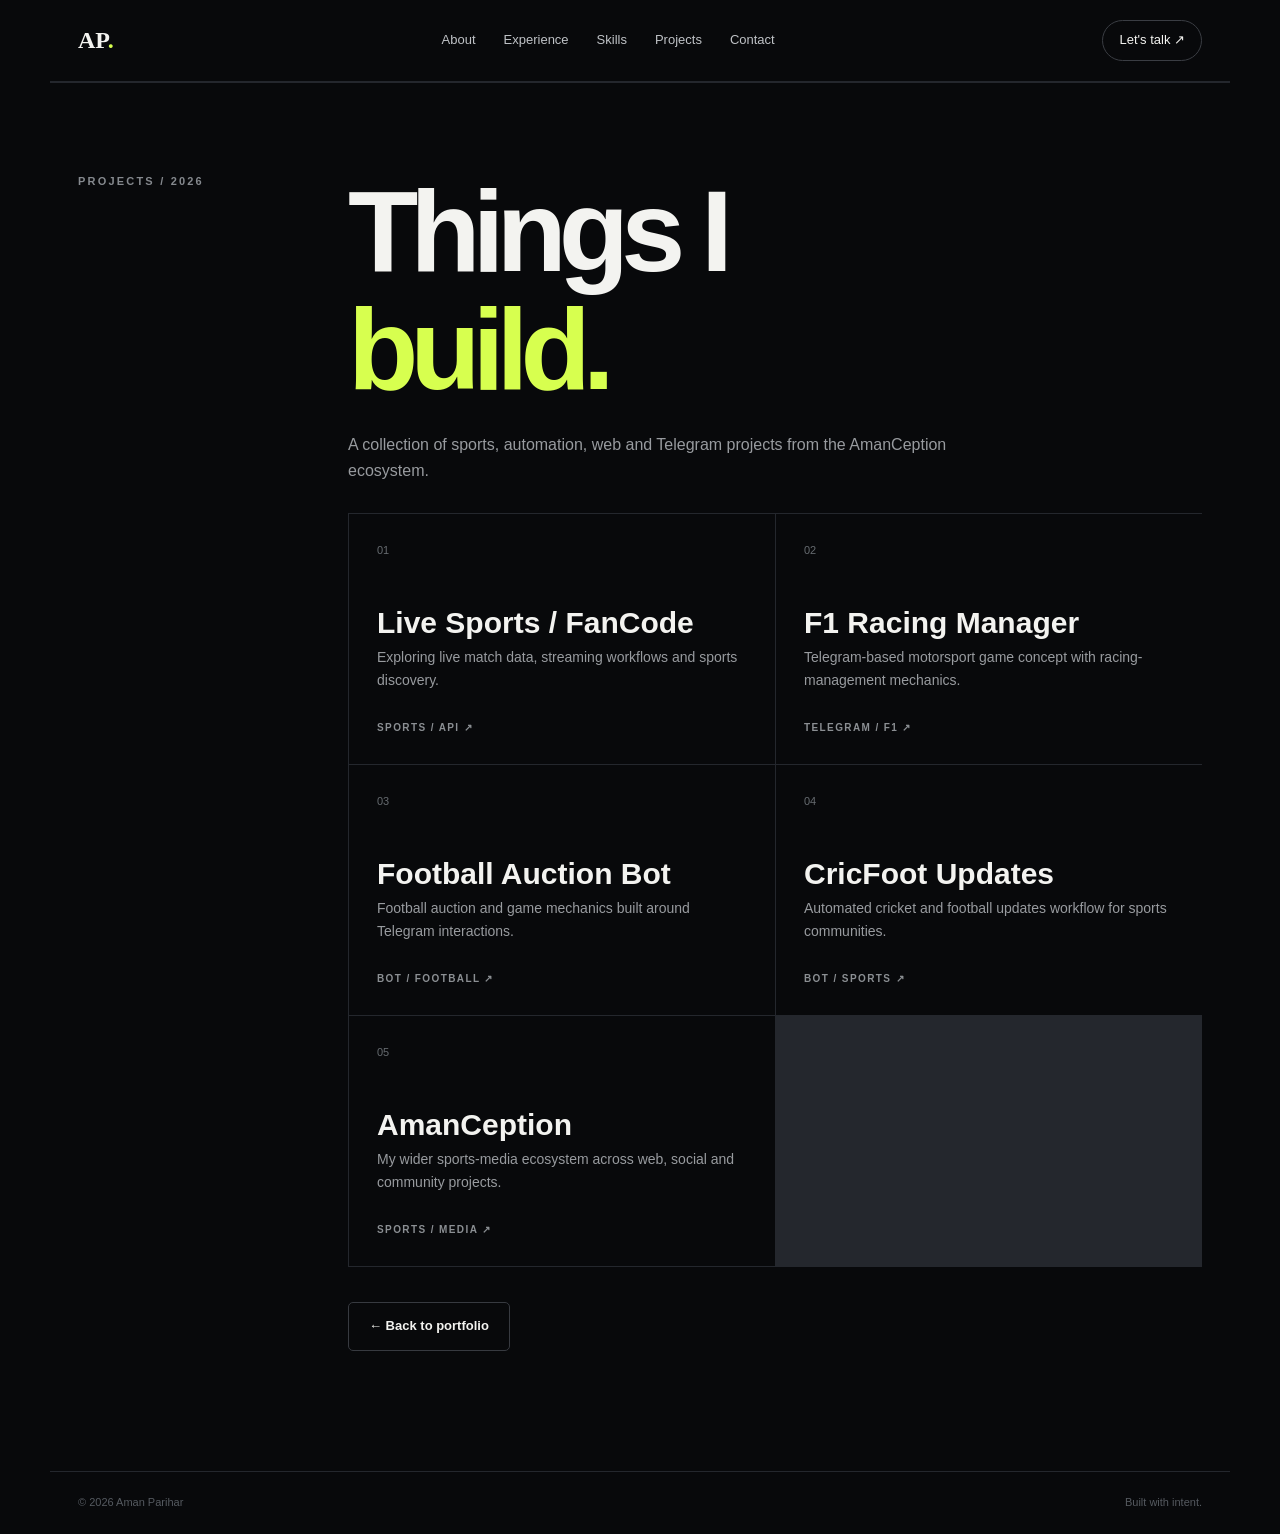
<file: projects.html>
<!doctype html><html lang="en"><head><meta charset="UTF-8"><meta name="viewport" content="width=device-width,initial-scale=1"><meta name="description" content="Selected projects by Aman Parihar — sports, bots, web and live sports technology."><meta property="og:title" content="Aman Parihar — Projects"><meta property="og:description" content="Selected sports, web and automation projects."><meta property="og:image" content="og-image.svg"><link rel="icon" href="favicon.svg" type="image/svg+xml"><title>Aman Parihar — Projects</title><link rel="stylesheet" href="style.css"></head><body><header class="nav"><a class="brand" href="index.html">AP<span>.</span></a><nav><a href="index.html#about">About</a><a href="index.html#experience">Experience</a><a href="index.html#skills">Skills</a><a href="projects.html">Projects</a><a href="index.html#contact">Contact</a></nav><a class="nav-cta" href="mailto:amanceptionx@gmail.com">Let's talk ↗</a></header><main><section class="section" style="padding-top:90px"><div class="section-label">PROJECTS / 2026</div><div><h1 style="font-size:clamp(60px,9vw,120px);margin:0 0 24px">Things I<br><em>build.</em></h1><p class="hero-text">A collection of sports, automation, web and Telegram projects from the AmanCeption ecosystem.</p><div class="project-grid"><a class="project" href="https://github.com/AmanCeption/fancode" target="_blank" rel="noreferrer"><span>01</span><h3>Live Sports / FanCode</h3><p>Exploring live match data, streaming workflows and sports discovery.</p><b>SPORTS / API ↗</b></a><a class="project" href="https://github.com/AmanCeption/F1-RacingMananger-bot" target="_blank" rel="noreferrer"><span>02</span><h3>F1 Racing Manager</h3><p>Telegram-based motorsport game concept with racing-management mechanics.</p><b>TELEGRAM / F1 ↗</b></a><a class="project" href="https://github.com/AmanCeption/Football-Auction-bot" target="_blank" rel="noreferrer"><span>03</span><h3>Football Auction Bot</h3><p>Football auction and game mechanics built around Telegram interactions.</p><b>BOT / FOOTBALL ↗</b></a><a class="project" href="https://github.com/AmanCeption/CRICFOOT-UPDATES-BOT" target="_blank" rel="noreferrer"><span>04</span><h3>CricFoot Updates</h3><p>Automated cricket and football updates workflow for sports communities.</p><b>BOT / SPORTS ↗</b></a><a class="project" href="https://github.com/AmanCeption" target="_blank" rel="noreferrer"><span>05</span><h3>AmanCeption</h3><p>My wider sports-media ecosystem across web, social and community projects.</p><b>SPORTS / MEDIA ↗</b></a></div><div class="actions" style="margin-top:35px"><a class="button ghost" href="index.html">← Back to portfolio</a></div></div></section></main><footer><span>© 2026 Aman Parihar</span><span>Built with intent.</span></footer></body></html>
</file>
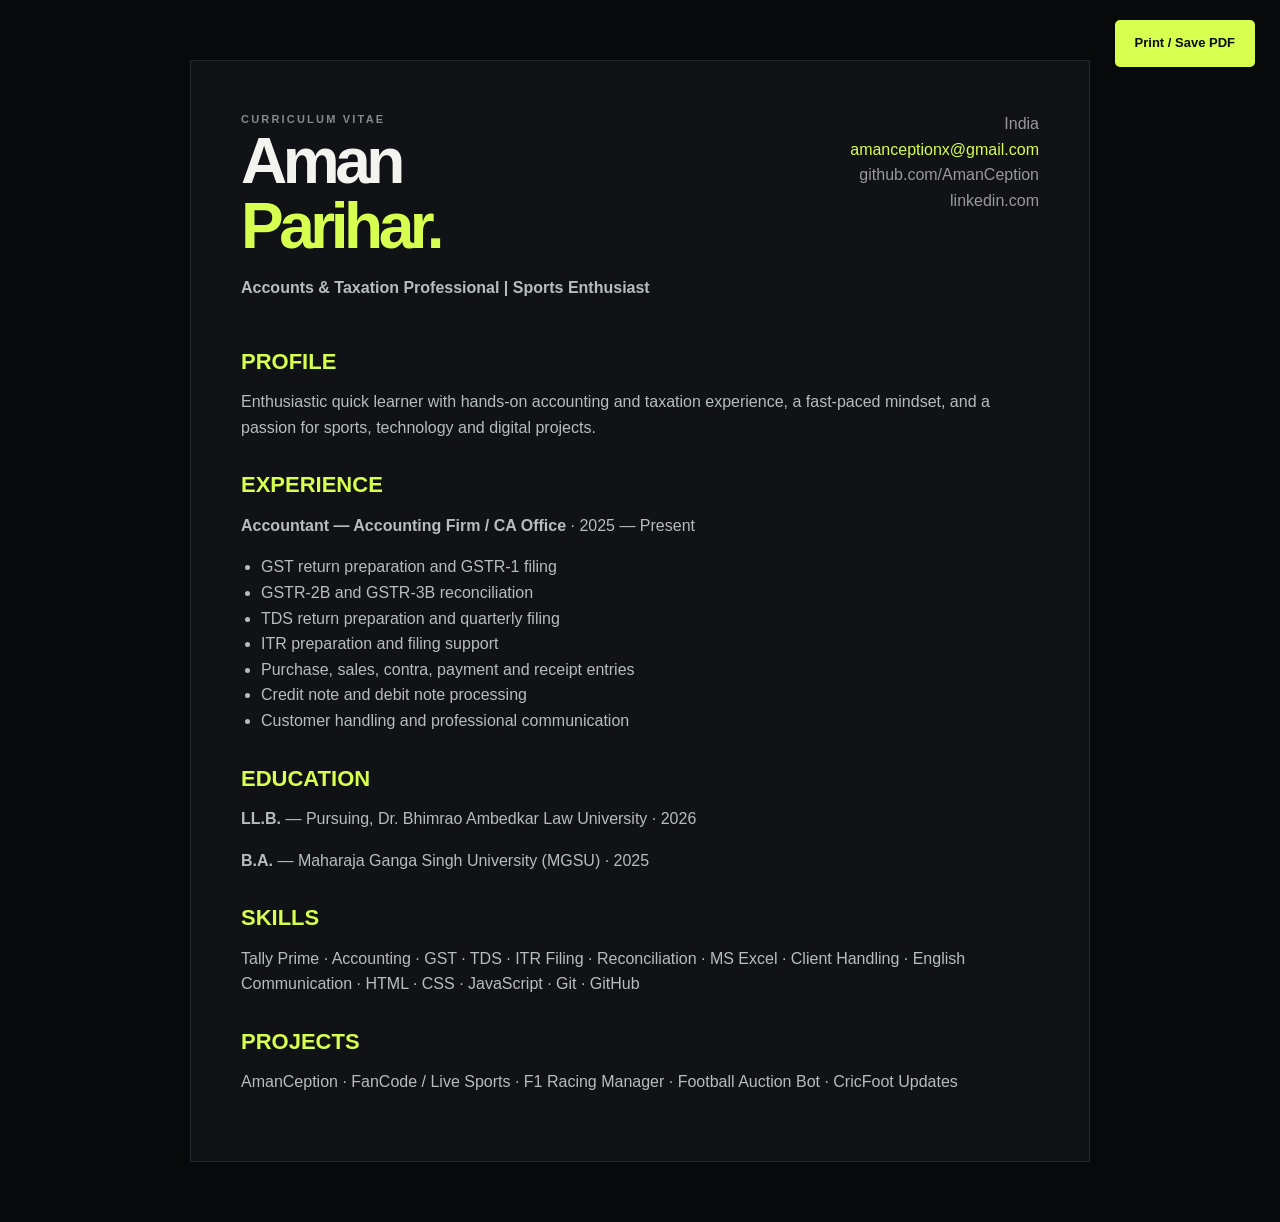
<file: resume.html>
<!doctype html><html lang="en"><head><meta charset="UTF-8"><meta name="viewport" content="width=device-width,initial-scale=1"><title>Aman Parihar — CV</title><link rel="stylesheet" href="style.css"><style>.cv{max-width:900px;margin:60px auto;padding:50px;background:#101216;border:1px solid #24272d}.cv h1{font-size:64px;margin:0}.cv h2{font-size:22px;color:#d7ff4f;margin-top:34px}.cv p,.cv li{color:#b8bbbf}.cv ul{padding-left:20px}.print{position:fixed;right:25px;top:20px}.cv-head{display:flex;justify-content:space-between;gap:30px}.cv-contact{text-align:right;color:#999}.cv a{color:#d7ff4f}@media print{body{background:#fff;color:#111}.cv{margin:0;border:0;background:#fff;color:#111}.cv p,.cv li,.cv-contact{color:#333}.cv h2{color:#222}.print{display:none}}@media(max-width:700px){.cv{margin:20px;padding:25px}.cv-head{display:block}.cv-contact{text-align:left;margin-top:15px}.cv h1{font-size:46px}}</style></head><body><a class="button primary print" href="#" onclick="window.print();return false">Print / Save PDF</a><main class="cv"><div class="cv-head"><div><div class="section-label">CURRICULUM VITAE</div><h1>Aman<br><em>Parihar.</em></h1><p><strong>Accounts & Taxation Professional | Sports Enthusiast</strong></p></div><div class="cv-contact">India<br><a href="mailto:amanceptionx@gmail.com">amanceptionx@gmail.com</a><br>github.com/AmanCeption<br>linkedin.com</div></div><h2>PROFILE</h2><p>Enthusiastic quick learner with hands-on accounting and taxation experience, a fast-paced mindset, and a passion for sports, technology and digital projects.</p><h2>EXPERIENCE</h2><p><strong>Accountant — Accounting Firm / CA Office</strong> · 2025 — Present</p><ul><li>GST return preparation and GSTR-1 filing</li><li>GSTR-2B and GSTR-3B reconciliation</li><li>TDS return preparation and quarterly filing</li><li>ITR preparation and filing support</li><li>Purchase, sales, contra, payment and receipt entries</li><li>Credit note and debit note processing</li><li>Customer handling and professional communication</li></ul><h2>EDUCATION</h2><p><strong>LL.B.</strong> — Pursuing, Dr. Bhimrao Ambedkar Law University · 2026</p><p><strong>B.A.</strong> — Maharaja Ganga Singh University (MGSU) · 2025</p><h2>SKILLS</h2><p>Tally Prime · Accounting · GST · TDS · ITR Filing · Reconciliation · MS Excel · Client Handling · English Communication · HTML · CSS · JavaScript · Git · GitHub</p><h2>PROJECTS</h2><p>AmanCeption · FanCode / Live Sports · F1 Racing Manager · Football Auction Bot · CricFoot Updates</p></main></body></html>
</file>
<file: style.css>
:root{--bg:#08090b;--panel:#101216;--line:#24272d;--text:#f3f3f0;--muted:#989b9f;--accent:#d7ff4f;--max:1180px}
*{box-sizing:border-box}html{scroll-behavior:smooth}body{margin:0;background:var(--bg);color:var(--text);font-family:"DM Sans",sans-serif;line-height:1.6}a{color:inherit;text-decoration:none}.noise{position:fixed;inset:0;pointer-events:none;opacity:.035;background-image:url("data:image/svg+xml,%3Csvg viewBox='0 0 180 180' xmlns='http://www.w3.org/2000/svg'%3E%3Cfilter id='n'%3E%3CfeTurbulence type='fractalNoise' baseFrequency='.9' numOctaves='4' stitchTiles='stitch'/%3E%3C/filter%3E%3Crect width='100%25' height='100%25' filter='url(%23n)'/%3E%3C/svg%3E");z-index:10}
.nav{height:82px;display:flex;align-items:center;justify-content:space-between;max-width:var(--max);margin:auto;padding:0 28px;border-bottom:1px solid var(--line)}.brand{font:700 24px "Space Grotesk"}.brand span{color:var(--accent)}nav{display:flex;gap:28px}nav a,.nav-cta{font-size:13px;color:#bfc2c6;transition:.2s}nav a:hover,.nav-cta:hover{color:var(--accent)}.nav-cta{border:1px solid #3a3d43;border-radius:999px;padding:9px 16px;color:var(--text)}
.hero{max-width:var(--max);min-height:calc(100vh - 82px);margin:auto;padding:90px 28px 100px;display:grid;grid-template-columns:1.1fr .9fr;align-items:center;gap:70px}.eyebrow,.section-label{font-size:11px;letter-spacing:.2em;color:#85898e;font-weight:700}.eyebrow span{display:inline-block;width:7px;height:7px;background:var(--accent);border-radius:50%;margin-right:8px;box-shadow:0 0 18px var(--accent)}h1,h2,h3{font-family:"Space Grotesk",sans-serif;line-height:1.02;margin:0}h1{font-size:clamp(70px,10vw,142px);letter-spacing:-.07em;margin:22px 0 18px}h1 em,h2 em{font-style:normal;color:var(--accent)}.hero-role{font-size:18px;color:#d7d9da}.hero-role b{color:#555;margin:0 8px}.hero-text{max-width:600px;color:var(--muted);font-size:16px;margin:24px 0 30px}.actions{display:flex;gap:12px}.button{padding:13px 20px;border-radius:5px;font-weight:600;font-size:13px}.primary{background:var(--accent);color:#0b0c0d}.ghost{border:1px solid #373a40}.hero-card{height:510px;border:1px solid var(--line);background:radial-gradient(circle at 50% 42%,#232827 0,#121417 38%,#0b0c0f 72%);position:relative;overflow:hidden;display:flex;align-items:center;justify-content:center}.orb{position:absolute;width:310px;height:310px;border-radius:50%;background:radial-gradient(circle at 35% 30%,#e8ff91,#91a82e 22%,#242b16 55%,transparent 70%);filter:blur(2px);opacity:.8}.monogram{font:700 150px "Space Grotesk";letter-spacing:-.1em;z-index:1;color:#f1f3e8;text-shadow:0 0 50px #d7ff4f55}.status{position:absolute;top:22px;left:22px;border:1px solid #30342d;background:#11150d;padding:7px 10px;border-radius:999px;font-size:11px;color:#c8d1b0}.status i{display:inline-block;width:6px;height:6px;border-radius:50%;background:var(--accent);margin-right:6px}.card-meta{position:absolute;bottom:20px;left:22px;right:22px;display:flex;justify-content:space-between;color:#777b80;font-size:11px;text-transform:uppercase;letter-spacing:.12em}
.section{max-width:var(--max);margin:auto;padding:120px 28px;border-top:1px solid var(--line);display:grid;grid-template-columns:220px 1fr;gap:50px}.intro h2{font-size:clamp(40px,5vw,72px);letter-spacing:-.055em}.intro h2 span{color:#686b70}.intro p{max-width:720px;color:var(--muted);font-size:17px;margin-top:32px}.experience{display:grid;grid-template-columns:18px 1fr;gap:25px}.timeline-dot{width:8px;height:8px;background:var(--accent);border-radius:50%;margin-top:8px;box-shadow:0 0 16px #d7ff4f88}.exp-top{display:flex;justify-content:space-between;color:#777b80;font-size:11px;letter-spacing:.12em}.experience h2{font-size:48px;margin:16px 0 8px}.muted{color:var(--muted)}.task-grid{margin-top:35px;border-top:1px solid var(--line);display:grid;grid-template-columns:1fr 1fr}.task-grid div{padding:17px 10px 17px 0;border-bottom:1px solid var(--line);display:flex;gap:18px;font-size:14px}.task-grid b{font-size:10px;color:#60646a}.skills-wrap{display:grid;gap:42px}.skill-block h3{font-size:22px;margin-bottom:18px}.chips{display:flex;flex-wrap:wrap;gap:9px}.chips span{border:1px solid #30333a;padding:9px 13px;border-radius:3px;color:#c6c8ca;font-size:13px;background:#0d0f12}.edu-list{display:grid;gap:0}.edu-list article{display:grid;grid-template-columns:90px 1fr;padding:26px 0;border-bottom:1px solid var(--line)}.year{color:var(--accent);font:600 14px "Space Grotesk"}.edu-list h3{font-size:24px}.edu-list p{margin:8px 0 0;color:var(--muted)}.project-grid{display:grid;grid-template-columns:repeat(2,1fr);gap:1px;background:var(--line);border:1px solid var(--line)}.project{min-height:250px;background:var(--bg);padding:28px;display:flex;flex-direction:column;transition:.25s}.project:hover{background:#11140f;transform:translateY(-2px)}.project>span{font-size:11px;color:#666b70}.project h3{font-size:30px;margin-top:48px}.project p{color:var(--muted);font-size:14px;margin:8px 0 auto}.project b{font-size:10px;letter-spacing:.14em;color:#8b8f93}.contact{max-width:var(--max);margin:auto;padding:130px 28px 150px;border-top:1px solid var(--line)}.contact h2{font-size:clamp(48px,7vw,92px);letter-spacing:-.06em;margin:24px 0}.contact p{color:var(--muted)}.email{display:inline-block;font:600 clamp(20px,3vw,34px) "Space Grotesk";margin:30px 0 55px;border-bottom:1px solid #555;padding-bottom:8px}.email span{color:var(--accent)}.socials{display:flex;gap:26px;flex-wrap:wrap}.socials a{font-size:13px;color:#969a9f}.socials a:hover{color:var(--accent)}footer{border-top:1px solid var(--line);max-width:var(--max);margin:auto;padding:22px 28px;display:flex;justify-content:space-between;color:#555a60;font-size:11px}
@media(max-width:800px){nav{display:none}.nav{padding:0 18px}.hero{grid-template-columns:1fr;padding:70px 18px}.hero-card{height:350px}.section{grid-template-columns:1fr;padding:80px 18px;gap:28px}.section-label{margin-bottom:8px}.task-grid,.project-grid{grid-template-columns:1fr}.experience h2{font-size:38px}.contact{padding:90px 18px}.socials{gap:18px}footer{padding:20px 18px}.hero-role{font-size:16px}}


.reveal{opacity:0;transform:translateY(18px);transition:opacity .7s ease,transform .7s ease}.reveal.visible{opacity:1;transform:none}
.project{will-change:transform}.project::after{content:"";position:absolute;inset:0;pointer-events:none;background:linear-gradient(120deg,transparent,rgba(215,255,79,.07),transparent);transform:translateX(-120%);transition:transform .6s}.project:hover::after{transform:translateX(120%)}.project{position:relative;overflow:hidden}

.profile-photo{position:relative;z-index:2;width:72%;height:82%;object-fit:cover;object-position:center 24%;border-radius:6px;filter:saturate(.92) contrast(1.03);box-shadow:0 24px 70px #000b;mask-image:linear-gradient(to bottom,#000 90%,transparent 100%);transition:transform .6s ease,filter .6s ease}.hero-card:hover .profile-photo{transform:scale(1.025);filter:saturate(1) contrast(1.05)}.hero-card .monogram{position:absolute;opacity:.12;right:18px;bottom:38px;font-size:70px;z-index:3}.hero-card .orb{z-index:0;opacity:.28}@media(max-width:800px){.profile-photo{width:68%;height:86%}}
</file>
